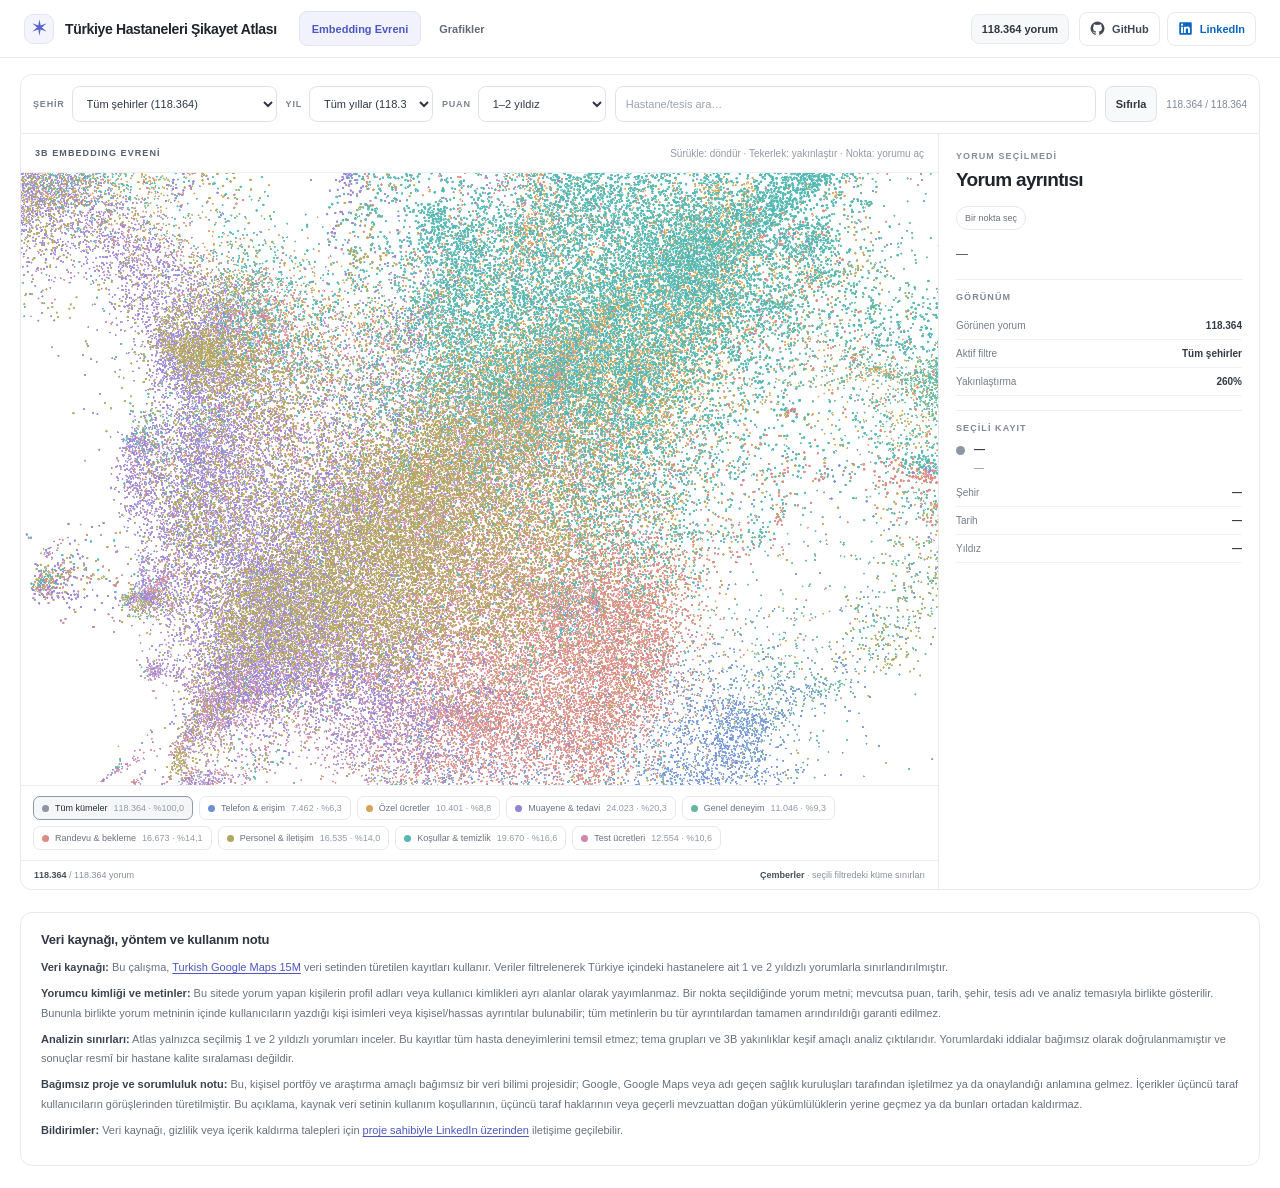
<file: index.html>
<!doctype html>
<html lang="tr">
<head>
<meta charset="utf-8">
<meta name="viewport" content="width=device-width,initial-scale=1">
<meta name="theme-color" content="#ffffff">
<title>T&#252;rkiye Hastaneleri &#350;ikayet Atlas&#305;</title>
<style>
:root{color-scheme:light;--ink:#20242b;--muted:#747d89;--line:#e7e9ee;--surface:#fff;--soft:#f8f9fb;--accent:#5865d8}
*{box-sizing:border-box}html,body{margin:0;min-height:100%;background:#fff;color:var(--ink);font-family:Inter,-apple-system,BlinkMacSystemFont,"Segoe UI",Arial,sans-serif;font-size:13px}body{overflow-x:hidden}
.topbar{height:58px;display:flex;align-items:center;justify-content:space-between;padding:0 24px;border-bottom:1px solid var(--line);background:#fff}.brand{display:flex;align-items:center;gap:11px;font-weight:750;font-size:14px;letter-spacing:-.025em}.brand-mark{width:30px;height:30px;border-radius:9px;border:1px solid #e3e5f4;background:#f4f5fc;color:#5964c8;display:grid;place-items:center;font-size:17px}.topright{display:flex;align-items:center;gap:10px;color:var(--muted);font-size:11px}.count-badge{background:#f7f8fa;border:1px solid var(--line);border-radius:8px;padding:8px 10px;font-variant-numeric:tabular-nums;color:#303641;font-weight:700}
main{padding:16px 20px 22px;max-width:1900px;margin:auto}.toolbar{display:flex;align-items:center;gap:9px;flex-wrap:wrap;padding:11px 12px;border:1px solid var(--line);border-radius:12px 12px 0 0;background:#fff}.control{display:flex;align-items:center;gap:7px}.control label{font-size:9px;letter-spacing:.09em;text-transform:uppercase;color:#7a828d;font-weight:800;white-space:nowrap}.control select,.search-input,.small-btn{height:36px;border:1px solid #dfe3e9;border-radius:8px;background:#fff;color:#303641;padding:0 10px;font:inherit;font-size:11px;outline:none}.control select:focus,.search-input:focus{border-color:#8e98de;box-shadow:0 0 0 3px #6773d514}.city-control select{width:205px}.year-control select{width:124px}.rating-control select{width:128px}.search-control{flex:1;min-width:170px}.search-input{width:100%;min-width:150px}.search-input::placeholder{color:#9ba2ad}.small-btn{cursor:pointer;font-weight:650;white-space:nowrap;background:#f8f9fb}.small-btn:hover{background:#f0f2f6}.filter-count{margin-left:auto;font-size:10px;color:#7f8793;white-space:nowrap;font-variant-numeric:tabular-nums}
.workspace{display:grid;grid-template-columns:minmax(0,1fr) 320px;border:1px solid var(--line);border-top:0;border-radius:0 0 12px 12px;overflow:hidden;background:#fff;min-height:630px}.map-panel{min-width:0;display:flex;flex-direction:column;border-right:1px solid var(--line)}.mapbar{min-height:39px;padding:9px 14px;display:flex;align-items:center;justify-content:space-between;gap:10px;border-bottom:1px solid #edf0f3;background:#fff}.mapbar-title{font-size:9px;letter-spacing:.12em;font-weight:800;color:#555e6b}.mapbar-help{font-size:10px;color:#9299a4;text-align:right}.canvas-wrap{position:relative;min-height:490px;height:min(68vh,790px);background:#fff;overflow:hidden;touch-action:none}.canvas-wrap canvas{display:block;width:100%;height:100%;outline:none;cursor:grab}.loading-cover{position:absolute;inset:0;z-index:5;display:flex;flex-direction:column;align-items:center;justify-content:center;gap:11px;background:#ffffffef;color:#343b46}.loading-cover[hidden]{display:none}.loader-ring{width:30px;height:30px;border:2px solid #e8eaf1;border-top-color:#6672d5;border-radius:50%;animation:spin .8s linear infinite}@keyframes spin{to{transform:rotate(360deg)}}.loading-text{font-size:12px;font-weight:700}.loading-sub{font-size:10px;color:#89919c}.tooltip{position:absolute;display:none;z-index:4;pointer-events:none;max-width:285px;padding:10px 12px;border:1px solid #e1e4eb;border-radius:9px;background:#fff;box-shadow:0 8px 24px #1b24331a;color:#303641;font-size:10px;line-height:1.55}.tooltip strong{display:block;color:#4954be;font-size:10px;margin-bottom:3px}.legend{display:flex;gap:6px;flex-wrap:wrap;padding:10px 12px;border-top:1px solid #eceef2;border-bottom:1px solid #eceef2;background:#fff}.legend-btn{display:flex;align-items:center;gap:6px;padding:6px 8px;border:1px solid #e4e7ed;border-radius:7px;background:#fff;color:#68717e;font-size:9px;cursor:pointer;transition:background .14s,border-color .14s,color .14s}.legend-btn:hover{border-color:#bac0d0;color:#303641}.legend-btn[aria-pressed="true"]{border-color:var(--topic-color);background:color-mix(in srgb,var(--topic-color) 9%,#fff);color:#262b34}.legend-swatch{width:7px;height:7px;border-radius:50%;background:var(--topic-color);flex:none}.legend-btn small{font-size:9px;color:#9299a4}.map-footer{display:flex;justify-content:space-between;gap:10px;flex-wrap:wrap;padding:9px 13px;color:#878f9b;background:#fff;font-size:9px}.map-footer strong{color:#46505d;font-weight:750}
.side-panel{min-width:0;display:flex;flex-direction:column;gap:14px;padding:17px;background:#fff;max-height:calc(min(68vh,790px) + 39px + 100px);overflow:auto}.side-kicker{font-size:9px;font-weight:800;letter-spacing:.12em;color:#858d99;text-transform:uppercase}.side-panel h2{margin:-7px 0 0;font-size:19px;line-height:1.25;letter-spacing:-.035em;overflow-wrap:anywhere;font-weight:700}.side-meta{display:flex;gap:6px;flex-wrap:wrap}.meta-pill{border:1px solid #e4e7ed;border-radius:99px;background:#fff;padding:6px 8px;color:#68717e;font-size:9px}.rating-pill{background:#faf7ee;border-color:#ece2c7;color:#8a6b2b}.side-text{font-size:12px;line-height:1.8;color:#454d58;margin:0;overflow-wrap:anywhere;white-space:pre-wrap}.side-section{padding-top:12px;border-top:1px solid #eceef2}.side-section h3{font-size:9px;letter-spacing:.12em;color:#808895;margin:0 0 10px;text-transform:uppercase;font-weight:800}.metric-row{display:flex;align-items:flex-start;justify-content:space-between;gap:10px;padding:8px 0;border-bottom:1px solid #f0f1f4;font-size:10px;color:#747d89}.metric-row strong{color:#333a45;font-size:10px;text-align:right;font-variant-numeric:tabular-nums;font-weight:650;max-width:190px;overflow-wrap:anywhere}.cluster-detail{display:flex;align-items:flex-start;gap:9px;margin-bottom:3px}.cluster-detail>div{min-width:0;overflow-wrap:anywhere}.cluster-detail strong{display:block;font-size:11px;color:#343b46;margin-bottom:4px}.cluster-dot{width:9px;height:9px;border-radius:50%;flex:none;margin-top:3px}.muted{color:#89919c;font-size:10px;line-height:1.7}.side-bottom{margin-top:auto;padding-top:12px;border-top:1px solid #eceef2;color:#969da7;font-size:9px;line-height:1.7}
@media(max-width:1100px){main{padding:12px}.workspace{grid-template-columns:minmax(0,1fr) 285px}.city-control select{width:175px}.canvas-wrap{height:60vh;min-height:420px}.side-panel{padding:13px;max-height:calc(60vh + 140px)}}@media(max-width:780px){.topbar{padding:0 13px}main{padding:10px 7px}.workspace{grid-template-columns:1fr}.map-panel{border-right:0}.canvas-wrap{height:58vh;min-height:370px}.side-panel{max-height:none;border-top:1px solid var(--line);padding:15px}.filters{gap:7px}.control{flex:1}.city-control select,.year-control select,.rating-control select{width:100%}.search-control{flex-basis:100%;order:5}.filter-count{margin:0;flex-basis:100%}.mapbar{align-items:flex-start;flex-direction:column;gap:5px}.mapbar-help{text-align:left}.topright .context{display:none}}
 .social-links{display:flex;align-items:center;gap:7px}.social-link{display:inline-flex;align-items:center;justify-content:center;gap:7px;min-height:34px;padding:0 10px;border:1px solid var(--line);border-radius:8px;background:#fff;color:#424955;text-decoration:none;font-size:11px;font-weight:650;white-space:nowrap;transition:background .14s,border-color .14s,color .14s}.social-link:hover{background:#f8f9fb;border-color:#cbd0da;color:#20242b}.social-link:focus-visible{outline:2px solid #7b86dd;outline-offset:2px}.social-link svg{width:15px;height:15px;display:block;flex:none}.social-link.linkedin{color:#0a66c2}.social-link.linkedin:hover{background:#f2f8fd;border-color:#bdd8f0;color:#084f95}
 @media(max-width:480px){.topbar{padding:0 10px;gap:8px}.topright{gap:6px}.topright .count-badge{display:none}.social-links{gap:5px}.social-link{width:34px;min-height:34px;height:34px;padding:0}.social-link span{display:none}}
  @media(prefers-reduced-motion:reduce){.loader-ring{animation:none}.legend-btn,.social-link{transition:none}}
 .page-nav{display:flex;align-items:center;gap:5px;margin:0 12px 0 auto}.page-link{display:inline-flex;align-items:center;justify-content:center;min-height:35px;padding:0 12px;border:1px solid transparent;border-radius:8px;color:#626b78;text-decoration:none;font-size:11px;font-weight:650;white-space:nowrap}.page-link:hover{background:#f8f9fb;color:#20242b}.page-link.is-active{background:#f1f2fc;border-color:#e1e3f8;color:#4c57c4}.page-link:focus-visible{outline:2px solid #7b86dd;outline-offset:2px}
 @media(max-width:900px){.topbar{height:auto;min-height:58px;flex-wrap:wrap;gap:8px;padding:10px 16px}.page-nav{order:3;width:100%;justify-content:center;margin:0}.topright{margin-left:auto}}
 @media(max-width:480px){.topbar{padding:10px}.page-link{padding:0 10px}}
</style>
<link rel="icon" href="./favicon.svg" type="image/svg+xml">
<link rel="stylesheet" href="./site-nav.css">
</head>
<body>
<header class="topbar"><div class="brand"><span class="brand-mark">&#10038;</span><span>T&#252;rkiye Hastaneleri &#350;ikayet Atlas&#305;</span></div><nav class="page-nav" aria-label="Ana gezinme"><a class="page-link is-active" href="./index.html" aria-current="page">Embedding Evreni</a><a class="page-link" href="./grafikler.html">Grafikler</a></nav><div class="topright"><span class="context">3B anlamsal g&#246;r&#252;n&#252;m</span><span class="count-badge">119.427 yorum</span><nav class="social-links" aria-label="Sosyal profiller"><a class="social-link" href="https://github.com/mo-tunn/" target="_blank" rel="noopener noreferrer" aria-label="GitHub profilim (yeni sekmede a&#231;&#305;l&#305;r)"><svg viewBox="0 0 24 24" aria-hidden="true" fill="currentColor"><path d="M12 .9a11.1 11.1 0 0 0-3.51 21.63c.56.1.76-.24.76-.54v-2.08c-3.1.67-3.76-1.32-3.76-1.32-.5-1.29-1.24-1.63-1.24-1.63-1.02-.7.08-.69.08-.69 1.13.08 1.73 1.16 1.73 1.16 1 1.71 2.62 1.22 3.26.93.1-.73.4-1.22.71-1.5-2.48-.28-5.09-1.24-5.09-5.52 0-1.22.44-2.22 1.16-3-.12-.29-.5-1.42.11-2.95 0 0 .95-.3 3.05 1.15a10.6 10.6 0 0 1 5.55 0c2.1-1.45 3.05-1.15 3.05-1.15.61 1.53.23 2.66.11 2.95.72.78 1.16 1.78 1.16 3 0 4.29-2.62 5.24-5.11 5.51.4.35.76 1.03.76 2.08v3.06c0 .3.2.65.77.54A11.1 11.1 0 0 0 12 .9Z"/></svg><span>GitHub</span></a><a class="social-link linkedin" href="https://www.linkedin.com/in/metehan-kizilcik/" target="_blank" rel="noopener noreferrer" aria-label="LinkedIn profilim (yeni sekmede a&#231;&#305;l&#305;r)"><svg viewBox="0 0 24 24" aria-hidden="true" fill="currentColor"><path d="M20.45 2H3.55A1.55 1.55 0 0 0 2 3.55v16.9A1.55 1.55 0 0 0 3.55 22h16.9A1.55 1.55 0 0 0 22 20.45V3.55A1.55 1.55 0 0 0 20.45 2ZM8 19H4.9V9H8ZM6.45 7.63a1.8 1.8 0 1 1 .02-3.6 1.8 1.8 0 0 1-.02 3.6ZM19.1 19H16v-4.87c0-1.16-.02-2.65-1.62-2.65-1.62 0-1.87 1.26-1.87 2.57V19H9.4V9h2.98v1.37h.04a3.27 3.27 0 0 1 2.94-1.62c3.15 0 3.74 2.07 3.74 4.77Z"/></svg><span>LinkedIn</span></a></nav></div></header>
<main>
<section class="toolbar" aria-label="Filtreler">
 <div class="control city-control"><label for="citySelect">&#350;ehir</label><select id="citySelect"><option value="-1">T&#252;m &#351;ehirler</option></select></div>
 <div class="control year-control"><label for="yearSelect">Y&#305;l</label><select id="yearSelect"><option value="-1">T&#252;m y&#305;llar</option></select></div>
 <div class="control rating-control"><label for="ratingSelect">Puan</label><select id="ratingSelect"><option value="0">1&#8211;2 y&#305;ld&#305;z</option><option value="1">Sadece 1 y&#305;ld&#305;z</option><option value="2">Sadece 2 y&#305;ld&#305;z</option></select></div>
 <div class="control search-control"><input class="search-input" id="textSearch" type="search" placeholder="Hastane/tesis ara…" aria-label="Hastane veya tesis adı ara"></div>
 <button class="small-btn" id="resetView" type="button">S&#305;f&#305;rla</button><span class="filter-count" id="filterCount">119.427 yorum</span>
</section>
<section class="workspace">
 <div class="map-panel">
  <div class="mapbar"><span class="mapbar-title">3B EMBEDDING EVREN&#304;</span><span class="mapbar-help">S&#252;r&#252;kle: d&#246;nd&#252;r &middot; Tekerlek: yak&#305;nla&#351;t&#305;r &middot; Nokta: yorumu a&#231;</span></div>
  <div class="canvas-wrap" id="canvasWrap"><canvas id="universe" tabindex="0" aria-label="3 boyutlu yorum embedding evreni"></canvas><div class="tooltip" id="tooltip"></div><div class="loading-cover" id="loading"><div class="loader-ring"></div><div class="loading-text" id="loadingText">3B evren haz&#305;rlan&#305;yor&#8230;</div><div class="loading-sub" id="loadingSub">Ger&#231;ek embedding koordinatlar&#305; y&#252;kleniyor</div></div></div>
  <div class="legend" id="topicLegend" aria-label="K&#252;me filtreleri"><button type="button" class="legend-btn" data-topic="-1" aria-pressed="true" style="--topic-color:#8f96a3"><i class="legend-swatch"></i>T&#252;m k&#252;meler</button></div>
  <div class="map-footer"><span id="visibleSummary"><strong>119.427</strong> yorum</span><span><strong>&#199;emberler</strong> &middot; se&#231;ili filtredeki k&#252;me s&#305;n&#305;rlar&#305;</span></div>
 </div>
 <aside class="side-panel" aria-live="polite">
  <div class="side-kicker" id="detailKicker">YORUM SE&#199;&#304;LMED&#304;</div><h2 id="detailTitle">Yorum ayr&#305;nt&#305;s&#305;</h2>
  <div class="side-meta" id="detailMeta"><span class="meta-pill">Bir nokta se&#231;</span></div>
  <p class="side-text" id="detailText">&#8212;</p>
  <div class="side-section"><h3>G&#246;r&#252;n&#252;m</h3><div class="metric-row"><span>G&#246;r&#252;nen yorum</span><strong id="visibleMetric">119.427</strong></div><div class="metric-row"><span>Aktif filtre</span><strong id="activeFilterMetric">T&#252;m &#351;ehirler</strong></div><div class="metric-row"><span>Yak&#305;nla&#351;t&#305;rma</span><strong id="zoomMetric">100%</strong></div></div>
  <div class="side-section"><h3>Se&#231;ili kay&#305;t</h3><div class="cluster-detail"><i class="cluster-dot" id="detailColor" style="background:#7a82d7"></i><div><strong id="detailCluster">&#8212;</strong><div class="muted" id="detailPlace">&#8212;</div></div></div>
   <div class="metric-row"><span>&#350;ehir</span><strong id="detailCity">&#8212;</strong></div><div class="metric-row"><span>Tarih</span><strong id="detailDate">&#8212;</strong></div><div class="metric-row"><span>Y&#305;ld&#305;z</span><strong id="detailRating">&#8212;</strong></div>
  </div>
 </aside>
</section>

<section class="source-disclosure" aria-labelledby="sourceDisclosureTitle">
  <h2 id="sourceDisclosureTitle">Veri kaynağı, yöntem ve kullanım notu</h2>
  <p><strong>Veri kaynağı:</strong> Bu çalışma, <a href="https://huggingface.co/datasets/opdullah/turkish-google-maps-15M" target="_blank" rel="noopener noreferrer">Turkish Google Maps 15M</a> veri setinden türetilen kayıtları kullanır. Veriler filtrelenerek Türkiye içindeki hastanelere ait 1 ve 2 yıldızlı yorumlarla sınırlandırılmıştır.</p>
  <p><strong>Yorumcu kimliği ve metinler:</strong> Bu sitede yorum yapan kişilerin profil adları veya kullanıcı kimlikleri ayrı alanlar olarak yayımlanmaz. Bir nokta seçildiğinde yorum metni; mevcutsa puan, tarih, şehir, tesis adı ve analiz temasıyla birlikte gösterilir. Bununla birlikte yorum metninin içinde kullanıcıların yazdığı kişi isimleri veya kişisel/hassas ayrıntılar bulunabilir; tüm metinlerin bu tür ayrıntılardan tamamen arındırıldığı garanti edilmez.</p>
  <p><strong>Analizin sınırları:</strong> Atlas yalnızca seçilmiş 1 ve 2 yıldızlı yorumları inceler. Bu kayıtlar tüm hasta deneyimlerini temsil etmez; tema grupları ve 3B yakınlıklar keşif amaçlı analiz çıktılarıdır. Yorumlardaki iddialar bağımsız olarak doğrulanmamıştır ve sonuçlar resmî bir hastane kalite sıralaması değildir.</p>
  <p><strong>Bağımsız proje ve sorumluluk notu:</strong> Bu, kişisel portföy ve araştırma amaçlı bağımsız bir veri bilimi projesidir; Google, Google Maps veya adı geçen sağlık kuruluşları tarafından işletilmez ya da onaylandığı anlamına gelmez. İçerikler üçüncü taraf kullanıcıların görüşlerinden türetilmiştir. Bu açıklama, kaynak veri setinin kullanım koşullarının, üçüncü taraf haklarının veya geçerli mevzuattan doğan yükümlülüklerin yerine geçmez ya da bunları ortadan kaldırmaz.</p>
  <p><strong>Bildirimler:</strong> Veri kaynağı, gizlilik veya içerik kaldırma talepleri için <a href="https://www.linkedin.com/in/metehan-kizilcik/" target="_blank" rel="noopener noreferrer">proje sahibiyle LinkedIn üzerinden</a> iletişime geçilebilir.</p>
</section>
</main>
<script>
(() => {
'use strict';
const $ = id => document.getElementById(id);
const canvas=$('universe'),wrap=$('canvasWrap'),tooltip=$('tooltip');
const gl=canvas.getContext('webgl',{alpha:false,antialias:true,depth:true,stencil:false,preserveDrawingBuffer:false});
let data=null,points=[],places=[],cities=[],topics=[],reviewYears=new Int16Array(0),frameData=null;
let visible=new Int32Array(0),visibleN=0,positions=new Float32Array(0),screenXY=new Float32Array(0),screenDepth=new Float32Array(0),spatial=new Map(),gridCols=1,gridCell=17;
let width=800,height=520,dpr=1,aspect=1,zoom=2.6,yaw=.52,pitch=-.2,panX=0,panY=0,cityFilter=-1,yearFilter=-1,ratingFilter=0,topicFilter=-1,searchTerm='',selectedPoint=-1,hoveredPoint=-1,drag=null,didDrag=false,glProgram=null,pointBuffer=null,lineBuffer=null,markerBuffer=null,glReady=false;
const COLORS=['#6c91d5','#d7a456','#9882d4','#65b69b','#dc8a83','#b3a65e','#54b8b2','#cf87ae'];
const compact=n=>Number(n||0).toLocaleString('tr-TR');
const U=(...codes)=>String.fromCharCode(...codes);
const CITY_ALL='T'+U(252)+'m '+U(351)+'ehirler';
const CITY_UNKNOWN=U(350)+'ehir bilinmiyor';
const DASH=U(8212);

const dateFromDay=d=>{const x=new Date(Date.UTC(2000,0,1)+Number(d)*86400000);return x.toLocaleDateString('tr-TR',{day:'2-digit',month:'long',year:'numeric',timeZone:'UTC'})};
const esc=s=>String(s??'').replace(/[&<>"']/g,c=>({'&':'&amp;','<':'&lt;','>':'&gt;','"':'&quot;',"'":'&#39;'}[c]));
function setLoading(a,b){$('loadingText').textContent=a;$('loadingSub').textContent=b}
function rgba(hex,a){const h=hex.replace('#','');return 'rgba('+parseInt(h.slice(0,2),16)+','+parseInt(h.slice(2,4),16)+','+parseInt(h.slice(4,6),16)+','+a+')'}
function initGL(){
 if(!gl)throw new Error('WebGL etkin degil. Guncel Chrome veya Edge ile ac.');
 const vs=`attribute vec3 aPosition; attribute vec3 aColor; attribute float aSize; uniform vec2 uCanvas; uniform float uYaw; uniform float uPitch; uniform float uZoom; uniform float uPixelRatio; uniform vec2 uPan; varying vec3 vColor; varying float vAlpha; void main(){float cy=cos(uYaw),sy=sin(uYaw),cx=cos(uPitch),sx=sin(uPitch);float rx=cy*aPosition.x+sy*aPosition.z;float rz=-sy*aPosition.x+cy*aPosition.z;float ry=cx*aPosition.y-sx*rz;float rz2=sx*aPosition.y+cx*rz;float dist=max(0.22,3.4-rz2);float focal=1.85*uZoom;float aspect=uCanvas.x/uCanvas.y;float nx=rx*focal/aspect+2.0*uPan.x/uCanvas.x*dist;float ny=ry*focal-2.0*uPan.y/uCanvas.y*dist;float far=50.0,near=0.08;float zc=((far+near)/(far-near))*dist-(2.0*far*near)/(far-near);gl_Position=vec4(nx,ny,zc,dist);gl_PointSize=aSize*uPixelRatio*clamp(2.65/dist,0.75,3.6)*clamp(sqrt(sqrt(uZoom)),1.0,1.8);vColor=aColor;vAlpha=clamp(1.12-dist*0.065,0.55,1.0);}`;
 const fs=`precision mediump float; varying vec3 vColor; varying float vAlpha; uniform float uRound; void main(){float a=1.0;if(uRound>0.5){float d=length(gl_PointCoord-vec2(0.5));if(uRound>1.5){if(d<0.32||d>0.5)discard;a=1.0-smoothstep(0.44,0.5,d);}else{if(d>0.5)discard;a=1.0-smoothstep(0.28,0.5,d);}}gl_FragColor=vec4(vColor,a*vAlpha);}`;
 const compile=(type,src)=>{const sh=gl.createShader(type);gl.shaderSource(sh,src);gl.compileShader(sh);if(!gl.getShaderParameter(sh,gl.COMPILE_STATUS))throw new Error(gl.getShaderInfoLog(sh)||'Shader derlenemedi');return sh};
 glProgram=gl.createProgram();gl.attachShader(glProgram,compile(gl.VERTEX_SHADER,vs));gl.attachShader(glProgram,compile(gl.FRAGMENT_SHADER,fs));gl.linkProgram(glProgram);if(!gl.getProgramParameter(glProgram,gl.LINK_STATUS))throw new Error(gl.getProgramInfoLog(glProgram)||'WebGL program baglanamadi');gl.useProgram(glProgram);
 glProgram.aPosition=gl.getAttribLocation(glProgram,'aPosition');glProgram.aColor=gl.getAttribLocation(glProgram,'aColor');glProgram.aSize=gl.getAttribLocation(glProgram,'aSize');
 for(const n of ['uCanvas','uYaw','uPitch','uZoom','uPixelRatio','uPan','uRound'])glProgram[n]=gl.getUniformLocation(glProgram,n);
 pointBuffer=gl.createBuffer();lineBuffer=gl.createBuffer();markerBuffer=gl.createBuffer();gl.enable(gl.BLEND);gl.blendFunc(gl.SRC_ALPHA,gl.ONE_MINUS_SRC_ALPHA);gl.enable(gl.DEPTH_TEST);gl.depthFunc(gl.LEQUAL);glReady=true;
}
function setupAttrs(buffer){gl.bindBuffer(gl.ARRAY_BUFFER,buffer);const stride=7*4;gl.enableVertexAttribArray(glProgram.aPosition);gl.vertexAttribPointer(glProgram.aPosition,3,gl.FLOAT,false,stride,0);gl.enableVertexAttribArray(glProgram.aColor);gl.vertexAttribPointer(glProgram.aColor,3,gl.FLOAT,false,stride,12);gl.enableVertexAttribArray(glProgram.aSize);gl.vertexAttribPointer(glProgram.aSize,1,gl.FLOAT,false,stride,24)}
async function loadData(){
 initGL();setLoading('3B evren yukleniyor...','119 bin yorumun uzaydaki koordinatlari okunuyor');
 const response=await fetch('./review-universe.json.gz',{cache:'no-store'});if(!response.ok)throw new Error('Yorum verisi yuklenemedi (HTTP '+response.status+').');if(!('DecompressionStream'in window))throw new Error('Bu tarayici sikistirilmis veriyi acamiyor.');
 const stream=response.body.pipeThrough(new DecompressionStream('gzip'));const raw=await new Response(stream).text();setLoading('Noktalar hazirlaniyor...','3B koordinatlar ve filtreler baglaniyor');data=JSON.parse(raw);
 if(data.dimensions!==3||data.points.some(p=>p.length!==9))throw new Error('3B koordinat dosyasi henuz hazir degil. Sayfayi yenile.');
  places=data.places;cities=data.cities;topics=data.topics;const cityCharMap={};cityCharMap[String.fromCharCode(305)]='i';cityCharMap[String.fromCharCode(252)]='u';cityCharMap[String.fromCharCode(351)]='s';cityCharMap[String.fromCharCode(246)]='o';cityCharMap[String.fromCharCode(231)]='c';cityCharMap[String.fromCharCode(287)]='g';const normalizeCity=s=>Array.from(String(s||'').toLocaleLowerCase('tr-TR')).map(c=>cityCharMap[c]||c).join('');const excludedCityIds=new Set(cities.filter(c=>normalizeCity(c.name).includes('turkiye disi')).map(c=>Number(c.id)));points=data.points.filter(p=>!excludedCityIds.has(Number(p[4])));data.count=points.length;document.querySelectorAll('.count-badge').forEach(el=>el.textContent=compact(points.length)+' yorum');reviewYears=new Int16Array(points.length);screenXY=new Float32Array(points.length*2);screenDepth=new Float32Array(points.length);positions=new Float32Array(points.length*3);
 let sum=[0,0,0];for(const p of points){sum[0]+=p[0];sum[1]+=p[1];sum[2]+=p[2]}const mean=sum.map(v=>v/points.length);let sq=[0,0,0];for(const p of points)for(let a=0;a<3;a++)sq[a]+=(p[a]-mean[a])**2;const sd=sq.map(v=>Math.sqrt(v/points.length));const scale=Math.max(...sd);
 let radii=new Float32Array(points.length);for(let i=0;i<points.length;i++){const p=points[i];let x=(p[0]-mean[0])/scale,y=(p[1]-mean[1])/scale,z=(p[2]-mean[2])/scale;positions[i*3]=x;positions[i*3+1]=y;positions[i*3+2]=z;radii[i]=Math.hypot(x,y,z)}radii.sort();const r90=radii[Math.floor((radii.length-1)*.90)];const factor=1.3/Math.max(r90,1e-5);for(let i=0;i<positions.length;i++)positions[i]*=factor;
  $('citySelect').innerHTML='<option value="-1">T&#252;m &#351;ehirler ('+compact(data.count)+')</option>'+cities.filter(c=>!excludedCityIds.has(Number(c.id))).map(c=>'<option value="'+c.id+'">'+esc(c.name)+' &middot; '+compact(c.count)+'</option>').join('');
  const yearCounts=new Map();for(let i=0;i<points.length;i++){const year=new Date(Date.UTC(2000,0,1)+Number(points[i][6])*86400000).getUTCFullYear();reviewYears[i]=year;yearCounts.set(year,(yearCounts.get(year)||0)+1)}$('yearSelect').innerHTML='<option value="-1">T&#252;m y&#305;llar ('+compact(points.length)+')</option>'+Array.from(yearCounts.keys()).sort((a,b)=>b-a).map(y=>'<option value="'+y+'">'+y+' ('+compact(yearCounts.get(y))+')</option>').join('');
  $('topicLegend').innerHTML='<button type="button" class="legend-btn" data-topic="-1" aria-pressed="true" style="--topic-color:#8f96a3"><i class="legend-swatch"></i>T&#252;m k&#252;meler <small></small></button>'+topics.map((t,i)=>'<button type="button" class="legend-btn" data-topic="'+t.id+'" aria-pressed="false" style="--topic-color:'+COLORS[i]+'"><i class="legend-swatch"></i>'+esc(t.short)+' <small></small></button>').join('');
 $('topicLegend').querySelectorAll('[data-topic]').forEach(b=>b.addEventListener('click',()=>{topicFilter=Number(b.dataset.topic);selectedPoint=-1;showDefaultDetail();rebuildVisible()}));
 $('loading').hidden=true;zoom=2.6;yaw=.52;pitch=-.2;panX=0;panY=0;sizeCanvas();rebuildVisible();
}
function sizeCanvas(){const r=wrap.getBoundingClientRect();width=Math.max(300,r.width);height=Math.max(300,r.height);dpr=Math.min(window.devicePixelRatio||1,2);canvas.width=Math.round(width*dpr);canvas.height=Math.round(height*dpr);canvas.style.width=width+'px';canvas.style.height=height+'px';if(glReady){gl.viewport(0,0,canvas.width,canvas.height);draw()}}
function projectIndex(i){const x=positions[i*3],y=positions[i*3+1],z=positions[i*3+2],cy=Math.cos(yaw),sy=Math.sin(yaw),cx=Math.cos(pitch),sx=Math.sin(pitch);const rx=cy*x+sy*z,rz=-sy*x+cy*z,ry=cx*y-sx*rz,rz2=sx*y+cx*rz,dist=Math.max(.22,3.4-rz2),f=1.85*zoom;return [width/2+rx*f*height/(2*dist)+panX,height/2-ry*f*height/(2*dist)+panY,dist]}
function quantile(a,q){if(!a.length)return 0;a.sort((x,y)=>x-y);return a[Math.min(a.length-1,Math.floor((a.length-1)*q))]}
function hexRGB(hex){return [parseInt(hex.slice(1,3),16)/255,parseInt(hex.slice(3,5),16)/255,parseInt(hex.slice(5,7),16)/255]}
function makeBuffers(){const stride=7;const arr=new Float32Array(visibleN*stride);let n=0;for(const i of visible){const p=points[i],pos=i*3,col=hexRGB(COLORS[p[3]]||'#9ba2ac');arr[n++]=positions[pos];arr[n++]=positions[pos+1];arr[n++]=positions[pos+2];arr[n++]=col[0];arr[n++]=col[1];arr[n++]=col[2];arr[n++]=2.7}gl.bindBuffer(gl.ARRAY_BUFFER,pointBuffer);gl.bufferData(gl.ARRAY_BUFFER,arr,gl.DYNAMIC_DRAW);frameData={pointVertices:visibleN,lineVertices:0};}
function draw(rebuildHitMap=true){
 if(!data||!glReady)return;
 gl.viewport(0,0,canvas.width,canvas.height);gl.clearColor(1,1,1,1);gl.clear(gl.COLOR_BUFFER_BIT|gl.DEPTH_BUFFER_BIT);gl.useProgram(glProgram);
 gl.uniform2f(glProgram.uCanvas,width,height);gl.uniform1f(glProgram.uYaw,yaw);gl.uniform1f(glProgram.uPitch,pitch);gl.uniform1f(glProgram.uZoom,zoom);gl.uniform1f(glProgram.uPixelRatio,dpr);gl.uniform2f(glProgram.uPan,panX,panY);
 gl.uniform1f(glProgram.uRound,1);setupAttrs(pointBuffer);gl.drawArrays(gl.POINTS,0,frameData?frameData.pointVertices:0);
 if(rebuildHitMap){
  spatial=new Map();gridCols=Math.max(1,Math.ceil(width/gridCell));
  for(let z=0;z<visible.length;z++){const i=visible[z],[x,y,d]=projectIndex(i);screenXY[i*2]=x;screenXY[i*2+1]=y;screenDepth[i]=d;if(x < -6||y < -6||x>width+6||y>height+6)continue;const key=Math.floor(y/gridCell)*gridCols+Math.floor(x/gridCell);let a=spatial.get(key);if(!a){a=[];spatial.set(key,a)}a.push(i)}
 }
 gl.disable(gl.DEPTH_TEST);
 if(selectedPoint>=0&&isVisible(selectedPoint))drawHighlight(selectedPoint,true);
 if(hoveredPoint>=0&&hoveredPoint!==selectedPoint&&isVisible(hoveredPoint))drawHighlight(hoveredPoint,false);
 gl.enable(gl.DEPTH_TEST);
}
function drawHighlight(i,isSelected){
 const p=points[i];if(!p)return;
 const pos=i*3,col=hexRGB(COLORS[p[3]]||'#6978dc');
 const emit=(size,rgb,mode)=>{const v=new Float32Array([positions[pos],positions[pos+1],positions[pos+2],rgb[0],rgb[1],rgb[2],size]);gl.bindBuffer(gl.ARRAY_BUFFER,markerBuffer);gl.bufferData(gl.ARRAY_BUFFER,v,gl.DYNAMIC_DRAW);setupAttrs(markerBuffer);gl.uniform1f(glProgram.uRound,mode);gl.drawArrays(gl.POINTS,0,1)};
 // Soft topic-coloured halo, bright outline, then a white core make the target unmistakable.
 emit(isSelected?15:11,col,1);
 emit(isSelected?19:14,[0.98,0.99,1.0],2);
 emit(isSelected?5.2:4.1,[1.0,1.0,1.0],1);
}
function rebuildVisible(){if(!data)return;const ids=[],topicCounts=new Uint32Array(topics.length),terms=searchTerm?searchTerm.toLocaleLowerCase('tr-TR'):'';let baseN=0;for(let i=0;i<points.length;i++){const p=points[i];if(cityFilter>=0&&p[4]!==cityFilter)continue;if(yearFilter>=0&&reviewYears[i]!==yearFilter)continue;if(ratingFilter>0&&p[5]!==ratingFilter)continue;if(terms&&!(places[p[7]]?.name||'').toLocaleLowerCase('tr-TR').includes(terms))continue;baseN++;if(p[3]>=0&&p[3]<topicCounts.length)topicCounts[p[3]]++;if(topicFilter>=0&&p[3]!==topicFilter)continue;ids.push(i)}visible=Int32Array.from(ids);visibleN=visible.length;makeBuffers();if(hoveredPoint>=0&&!isVisible(hoveredPoint))hoveredPoint=-1;renderFilters(topicCounts,baseN);draw();if(selectedPoint>=0&&!isVisible(selectedPoint)){selectedPoint=-1;showDefaultDetail()}}
function isVisible(i){const p=points[i];return(cityFilter<0||p[4]===cityFilter)&&(yearFilter<0||reviewYears[i]===yearFilter)&&(topicFilter<0||p[3]===topicFilter)&&(!ratingFilter||p[5]===ratingFilter)&&(!searchTerm||(places[p[7]]?.name||'').toLocaleLowerCase('tr-TR').includes(searchTerm.toLocaleLowerCase('tr-TR')))}
function renderFilters(topicCounts,baseN){if(topicCounts){renderFilters.lastCounts=topicCounts;renderFilters.lastBaseN=baseN}topicCounts=topicCounts||renderFilters.lastCounts||new Uint32Array(topics.length);baseN=baseN??renderFilters.lastBaseN??points.length;
 $('topicLegend').querySelectorAll('[data-topic]').forEach(b=>{const id=Number(b.dataset.topic);b.setAttribute('aria-pressed',String(id===topicFilter));const count=id<0?baseN:(topicCounts[id]||0),share=baseN?count/baseN*100:0,small=b.querySelector('small');if(small)small.textContent=compact(count)+' · %'+share.toLocaleString('tr-TR',{minimumFractionDigits:1,maximumFractionDigits:1})});
 $('filterCount').textContent=compact(visibleN)+' / '+compact(points.length);$('visibleMetric').textContent=compact(visibleN);
 $('activeFilterMetric').textContent=[cityFilter<0?CITY_ALL:(cities[cityFilter]?.name||CITY_UNKNOWN),yearFilter>=0?String(yearFilter):'',ratingFilter>0?ratingFilter+'/5':'',topicFilter>=0?topics[topicFilter].short:''].filter(Boolean).join(' '+U(183)+' ');
 $('zoomMetric').textContent=Math.round(zoom*100)+'%';$('visibleSummary').innerHTML='<strong>'+compact(visibleN)+'</strong> / '+compact(points.length)+' yorum';
}
function nearestAt(x,y){const gx=Math.floor(x/gridCell),gy=Math.floor(y/gridCell);let best=-1,bd=19*19,bdepth=Infinity;for(let dy=-1;dy<=1;dy++)for(let dx=-1;dx<=1;dx++){const a=spatial.get((gy+dy)*gridCols+(gx+dx));if(!a)continue;for(const i of a){const dx=screenXY[i*2]-x,dy=screenXY[i*2+1]-y,d=dx*dx+dy*dy,dep=screenDepth[i];if(d<bd||(d===bd&&dep<bdepth)){bd=d;best=i;bdepth=dep}}}return best}
let detailRequest=0;
async function showPoint(i){
 if(i<0||!points[i])return;
 selectedPoint=i;const requestId=++detailRequest,p=points[i],place=places[p[7]]||{name:'Tesis bilgisi yok'},city=cities[p[4]]?.name||CITY_UNKNOWN,topic=topics[p[3]];
 $('detailKicker').textContent='YORUM KAYDI';$('detailTitle').textContent=topic.label;
 $('detailMeta').innerHTML='<span class="meta-pill rating-pill">'+String.fromCharCode(9733).repeat(p[5])+' &#183; '+p[5]+'/5</span><span class="meta-pill">'+esc(city)+'</span><span class="meta-pill">'+esc(dateFromDay(p[6]))+'</span>';
 $('detailText').textContent='Yorum yükleniyor…';$('detailPlace').textContent=place.name||'Tesis bilinmiyor';$('detailCluster').textContent=topic.label;$('detailColor').style.background=COLORS[p[3]];$('detailDate').textContent=dateFromDay(p[6]);$('detailCity').textContent=city;$('detailRating').textContent=p[5]+'/5';draw();
 try{
  const response=await fetch('/api/review?id='+encodeURIComponent(p[8]),{cache:'no-store'});
  const result=await response.json();
  if(!response.ok)throw new Error(result.error||'Yorum alınamadı');
  if(requestId!==detailRequest||selectedPoint!==i)return;
  $('detailText').textContent=typeof result.review==='string'&&result.review?result.review:'(Yorum metni yok.)';
 }catch(error){
  if(requestId===detailRequest&&selectedPoint===i)$('detailText').textContent='Yorum yüklenemedi. Lütfen tekrar dene.';
  console.error('Selected review could not be loaded:',error);
 }
}
function showDefaultDetail(){detailRequest++;$('detailKicker').textContent='YORUM SE'+U(199,304)+'LMED'+U(304);$('detailTitle').textContent='Yorum ayr'+U(305)+'nt'+U(305)+'s'+U(305);$('detailMeta').innerHTML='<span class="meta-pill">Bir nokta se&#231;</span>';$('detailText').textContent=DASH;$('detailPlace').textContent=DASH;$('detailCluster').textContent=DASH;$('detailColor').style.background='#8f96a3';$('detailDate').textContent=DASH;$('detailCity').textContent=DASH;$('detailRating').textContent=DASH}
function pointerPos(e){const r=canvas.getBoundingClientRect();return [e.clientX-r.left,e.clientY-r.top]}
function updateTooltip(i,x,y){
 if(i<0){tooltip.style.display='none';return}
 const p=points[i],place=places[p[7]]||{name:''},topic=topics[p[3]],city=cities[p[4]]?.name||CITY_UNKNOWN;
  tooltip.innerHTML='<strong>'+esc(topic.short)+' '+U(183)+' '+p[5]+'/5</strong>'+esc(place.name)+'<br>'+esc(city)+' '+U(183)+' '+esc(dateFromDay(p[6]))+'<br><span>Yorumu görmek için tıkla</span>';
 tooltip.style.display='block';const tw=tooltip.offsetWidth,th=tooltip.offsetHeight;tooltip.style.left=Math.max(8,Math.min(width-tw-8,x+13))+'px';tooltip.style.top=Math.max(8,Math.min(height-th-8,y+13))+'px';
}
function resetView(){zoom=2.6;yaw=.52;pitch=-.2;panX=0;panY=0;cityFilter=-1;yearFilter=-1;ratingFilter=0;topicFilter=-1;searchTerm='';selectedPoint=-1;hoveredPoint=-1;$('citySelect').value='-1';$('yearSelect').value='-1';$('ratingSelect').value='0';$('textSearch').value='';tooltip.style.display='none';showDefaultDetail();rebuildVisible()}
canvas.addEventListener('pointerdown',e=>{const [x,y]=pointerPos(e);drag={x,y,panX,panY,yaw,pitch};didDrag=false;canvas.setPointerCapture(e.pointerId);canvas.style.cursor='grabbing'});
canvas.addEventListener('pointermove',e=>{const [x,y]=pointerPos(e);if(drag){const dx=x-drag.x,dy=y-drag.y;if(Math.abs(dx)+Math.abs(dy)>2)didDrag=true;if(didDrag){if(e.shiftKey){panX=drag.panX+dx;panY=drag.panY+dy}else{yaw=drag.yaw+dx*.008;pitch=Math.max(-1.48,Math.min(1.48,drag.pitch+dy*.008))}draw()}return}const i=nearestAt(x,y);if(i!==hoveredPoint){hoveredPoint=i;draw(false)}canvas.style.cursor=i>=0?'pointer':'grab';updateTooltip(i,x,y)});
canvas.addEventListener('pointerup',e=>{if(!drag)return;const [x,y]=pointerPos(e);if(!didDrag){const i=nearestAt(x,y);if(i>=0)showPoint(i)}drag=null;canvas.style.cursor='grab'});canvas.addEventListener('pointercancel',()=>{drag=null;canvas.style.cursor='grab'});canvas.addEventListener('pointerleave',()=>{if(!drag){tooltip.style.display='none';if(hoveredPoint>=0){hoveredPoint=-1;draw(false)}}});
canvas.addEventListener('wheel',e=>{e.preventDefault();const r=canvas.getBoundingClientRect(),mx=e.clientX-r.left,my=e.clientY-r.top,old=zoom;zoom=Math.max(.25,Math.min(50,zoom*(e.deltaY<0?1.18:1/1.18)));const ratio=zoom/old;panX=mx-width/2-(mx-width/2-panX)*ratio;panY=my-height/2-(my-height/2-panY)*ratio;draw();renderFilters()},{passive:false});canvas.addEventListener('dblclick',e=>{const r=canvas.getBoundingClientRect(),mx=e.clientX-r.left,my=e.clientY-r.top,old=zoom;zoom=Math.min(50,zoom*1.7);const ratio=zoom/old;panX=mx-width/2-(mx-width/2-panX)*ratio;panY=my-height/2-(my-height/2-panY)*ratio;draw();renderFilters()});canvas.addEventListener('keydown',e=>{if(e.key==='Enter'||e.key===' '){e.preventDefault();const i=nearestAt(width/2,height/2);if(i>=0)showPoint(i)}else if(e.key==='ArrowLeft'){yaw-=.1;draw()}else if(e.key==='ArrowRight'){yaw+=.1;draw()}else if(e.key==='ArrowUp'){pitch=Math.max(-1.48,pitch-.1);draw()}else if(e.key==='ArrowDown'){pitch=Math.min(1.48,pitch+.1);draw()}else if(e.key==='+'||e.key==='='){zoom=Math.min(50,zoom*1.2);draw();renderFilters()}else if(e.key==='-'){zoom=Math.max(.25,zoom/1.2);draw();renderFilters()}});
$('citySelect').addEventListener('change',()=>{cityFilter=Number($('citySelect').value);selectedPoint=-1;showDefaultDetail();rebuildVisible()});$('yearSelect').addEventListener('change',()=>{yearFilter=Number($('yearSelect').value);selectedPoint=-1;showDefaultDetail();rebuildVisible()});$('ratingSelect').addEventListener('change',()=>{ratingFilter=Number($('ratingSelect').value);selectedPoint=-1;showDefaultDetail();rebuildVisible()});let timer=null;$('textSearch').addEventListener('input',()=>{clearTimeout(timer);timer=setTimeout(()=>{searchTerm=$('textSearch').value.trim();selectedPoint=-1;showDefaultDetail();rebuildVisible()},160)});$('resetView').addEventListener('click',resetView);window.addEventListener('resize',sizeCanvas);
showDefaultDetail();loadData().catch(err=>{console.error(err);$('loading').hidden=false;$('loadingText').textContent='Evren acilamadi';$('loadingSub').textContent=err.message||String(err);$('loading').querySelector('.loader-ring').style.display='none'});
})();
</script>
</body>
</html>
</file>
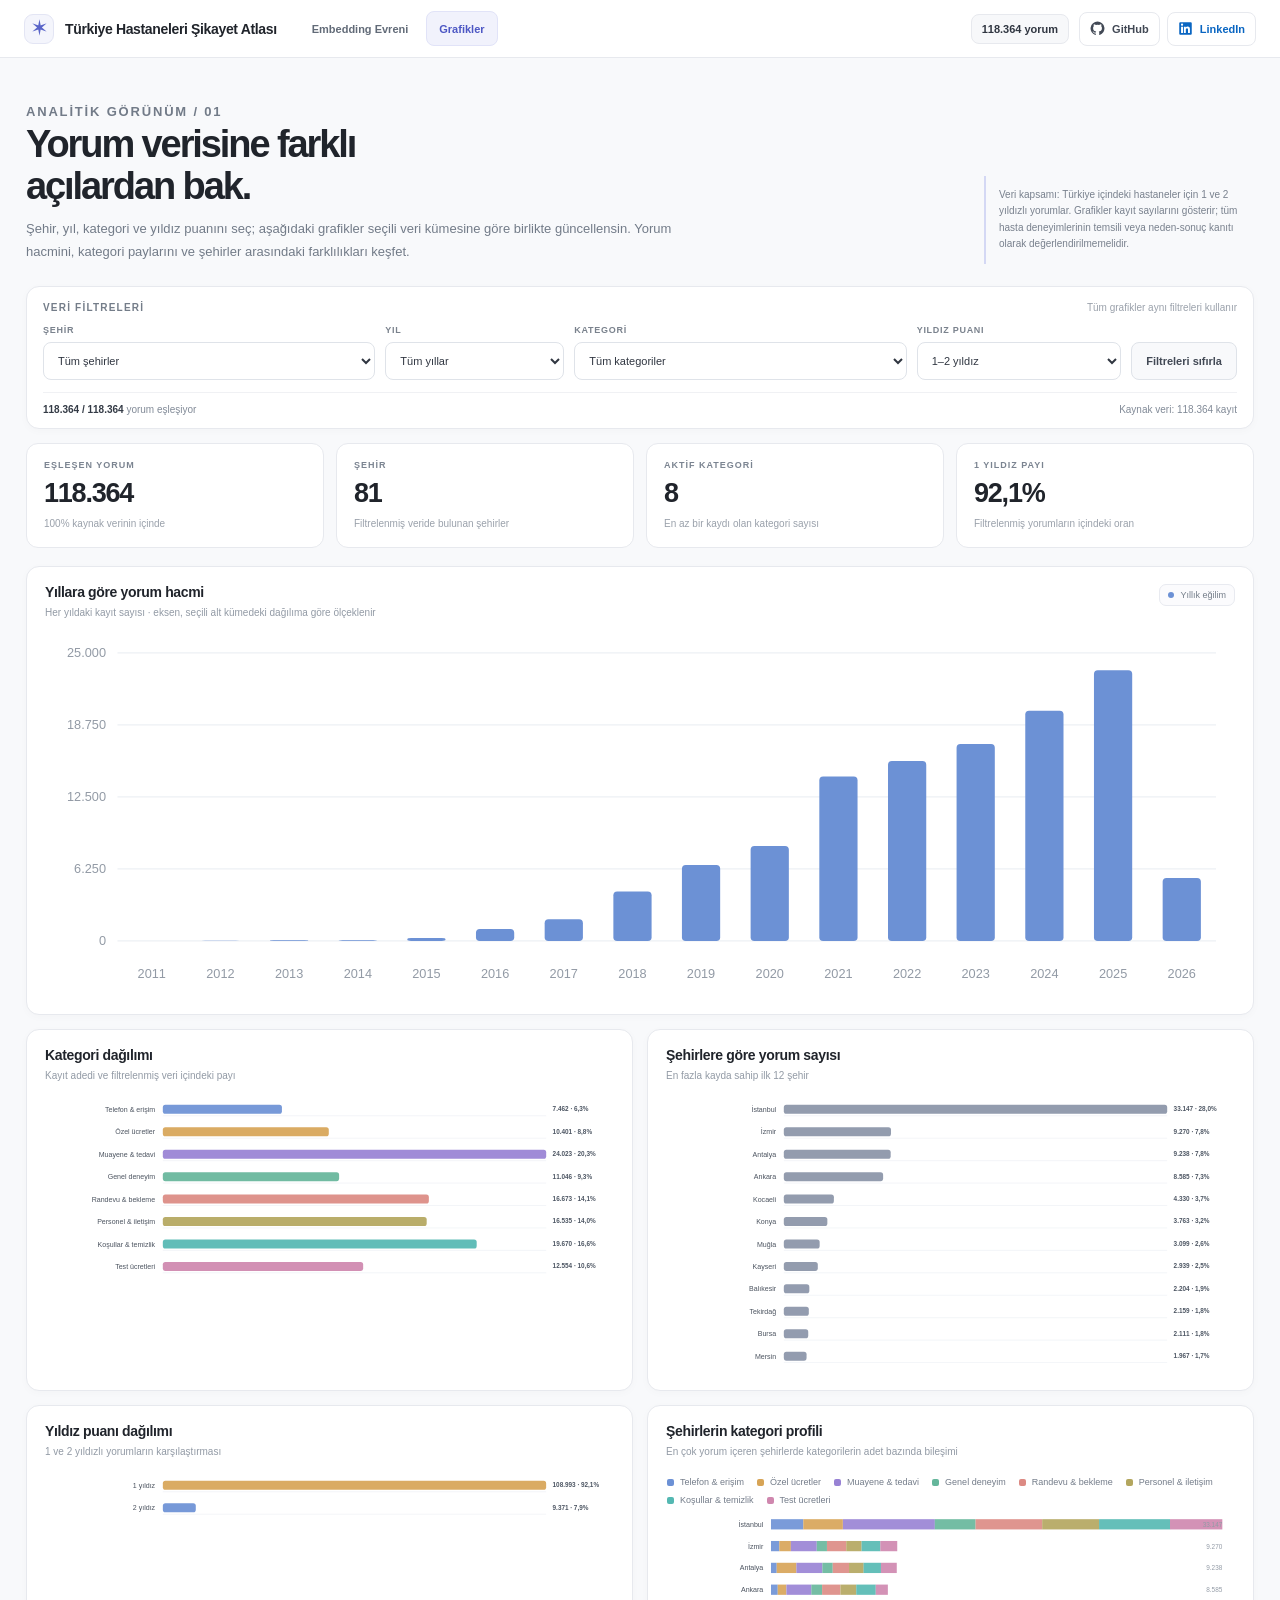
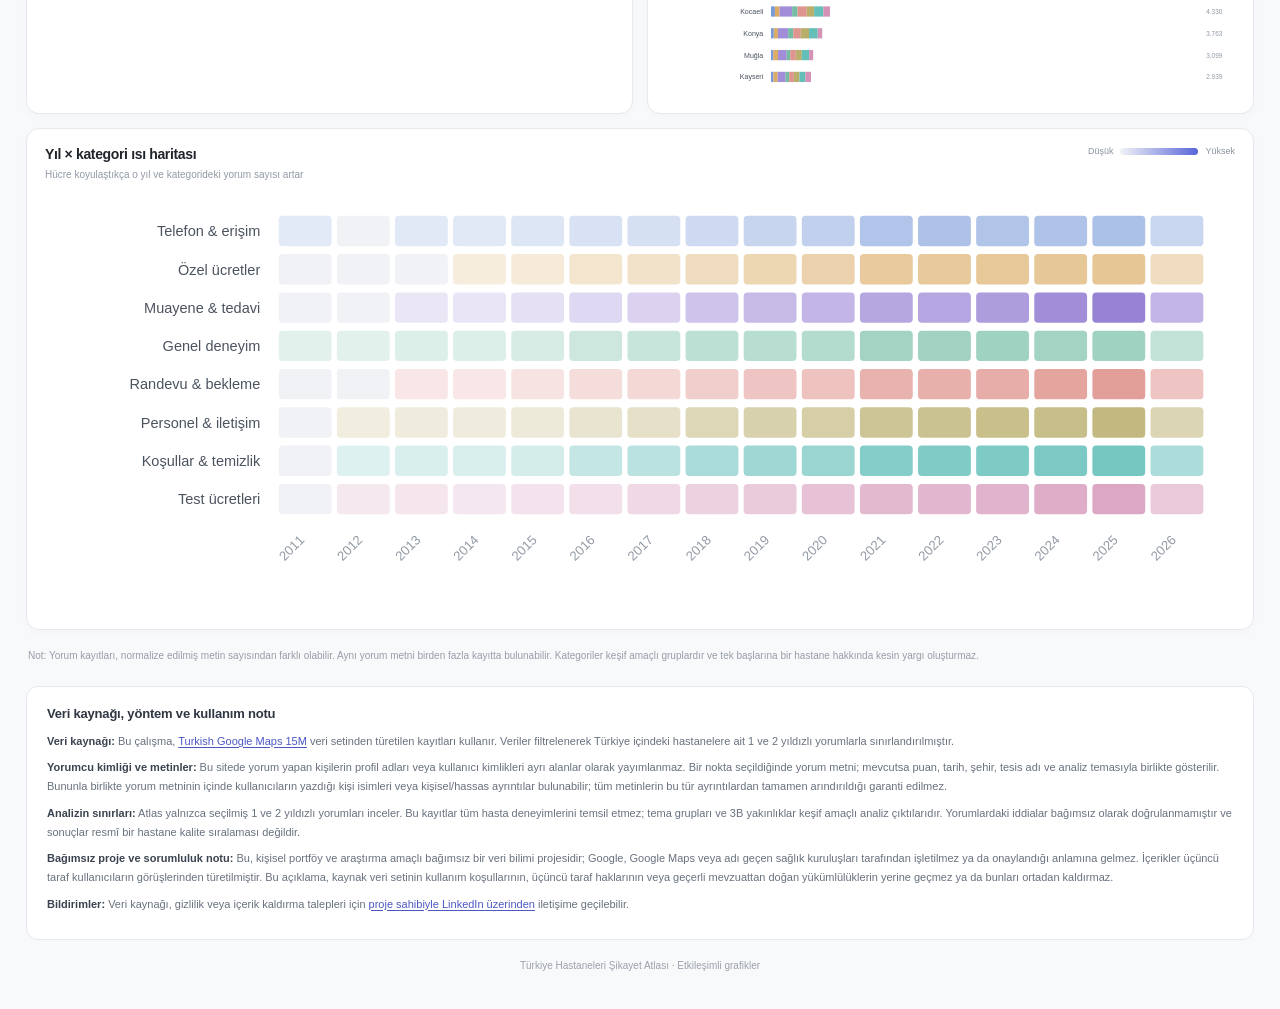
<file: grafikler.html>
<!doctype html>
<html lang="tr">
<head>
<meta charset="utf-8">
<meta name="viewport" content="width=device-width,initial-scale=1">
<meta name="theme-color" content="#ffffff">
<meta name="description" content="Hastane yorumlarını şehir, yıl, kategori ve puana göre inceleyen etkileşimli grafikler.">
<title>Grafikler | Türkiye Hastaneleri Şikayet Atlası</title>
<style>
:root{color-scheme:light;--ink:#20242b;--muted:#747d89;--line:#e7e9ee;--surface:#fff;--soft:#f8f9fb;--accent:#5865d8;--accent-soft:#f2f3fd}
*{box-sizing:border-box}
html,body{margin:0;min-height:100%;background:#f8f9fb;color:var(--ink);font-family:Inter,-apple-system,BlinkMacSystemFont,"Segoe UI",Arial,sans-serif;font-size:13px}
body{overflow-x:hidden}
.topbar{height:58px;display:flex;align-items:center;justify-content:space-between;gap:18px;padding:0 24px;border-bottom:1px solid var(--line);background:#fff}
.brand{display:flex;align-items:center;gap:11px;font-weight:750;font-size:14px;letter-spacing:-.025em;white-space:nowrap;text-decoration:none;color:var(--ink)}
.brand-mark{width:30px;height:30px;border-radius:9px;border:1px solid #e3e5f4;background:#f4f5fc;color:#5964c8;display:grid;place-items:center;font-size:17px}
.page-nav{display:flex;align-items:center;gap:5px;margin-right:auto;margin-left:12px}
.page-link{display:inline-flex;align-items:center;justify-content:center;min-height:35px;padding:0 12px;border:1px solid transparent;border-radius:8px;color:#626b78;text-decoration:none;font-size:11px;font-weight:650;white-space:nowrap}
.page-link:hover{background:#f8f9fb;color:#20242b}
.page-link.is-active{background:#f1f2fc;border-color:#e1e3f8;color:#4c57c4}
.topright{display:flex;align-items:center;gap:10px;color:var(--muted);font-size:11px}
.social-links{display:flex;align-items:center;gap:7px}
.social-link{display:inline-flex;align-items:center;justify-content:center;gap:7px;min-height:34px;padding:0 10px;border:1px solid var(--line);border-radius:8px;background:#fff;color:#424955;text-decoration:none;font-size:11px;font-weight:650;white-space:nowrap}
.social-link:hover{background:#f8f9fb;border-color:#cbd0da;color:#20242b}
.social-link svg{width:15px;height:15px;display:block;flex:none}
.social-link.linkedin{color:#0a66c2}
main{max-width:1540px;margin:auto;padding:28px 26px 38px}
.intro{display:flex;align-items:flex-end;justify-content:space-between;gap:28px;margin:4px 0 22px}
.eyebrow{margin:0 0 10px;font-size:10px;font-weight:800;letter-spacing:.14em;text-transform:uppercase;color:#737c8a}
h1{margin:0;font-size:clamp(27px,3vw,38px);line-height:1.1;letter-spacing:-.055em;font-weight:760}
.intro p{max-width:690px;margin:11px 0 0;color:#727b88;font-size:13px;line-height:1.75}
.data-note{max-width:270px;padding:11px 13px;border-left:2px solid #d4d8f4;color:#78808d;font-size:10px;line-height:1.65}
.filter-panel{background:#fff;border:1px solid var(--line);border-radius:13px;padding:15px 16px 13px;box-shadow:0 2px 8px #1b243306}
.filter-top{display:flex;align-items:center;justify-content:space-between;gap:12px;margin-bottom:12px}
.filter-title{font-size:10px;font-weight:800;text-transform:uppercase;letter-spacing:.12em;color:#747d89}
.filter-note{font-size:10px;color:#9aa1ab}
.filters{display:grid;grid-template-columns:minmax(180px,1.3fr) minmax(130px,.7fr) minmax(210px,1.3fr) minmax(160px,.8fr) auto;gap:10px;align-items:end}
.control{display:flex;flex-direction:column;gap:7px;min-width:0}
.control label{font-size:9px;letter-spacing:.08em;text-transform:uppercase;color:#7a828d;font-weight:800}
.control select{height:38px;min-width:0;width:100%;border:1px solid #dfe3e9;border-radius:8px;background:#fff;color:#303641;padding:0 10px;font:inherit;font-size:11px;outline:none}
.control select:focus,.reset-btn:focus-visible,.page-link:focus-visible,.social-link:focus-visible{border-color:#8e98de;outline:2px solid #6773d51c;outline-offset:2px}
.reset-btn{height:38px;border:1px solid #dfe3e9;border-radius:8px;background:#f8f9fb;color:#424955;padding:0 14px;font:inherit;font-size:11px;font-weight:700;cursor:pointer;white-space:nowrap}
.reset-btn:hover{background:#f0f2f6}
.filter-status{display:flex;align-items:center;justify-content:space-between;gap:10px;flex-wrap:wrap;margin-top:12px;padding-top:11px;border-top:1px solid #f0f1f4;font-size:10px;color:#818a97}
.filter-status strong{color:#333a45;font-variant-numeric:tabular-nums}
.stats{display:grid;grid-template-columns:repeat(4,minmax(0,1fr));gap:12px;margin:14px 0 18px}
.stat-card{padding:16px 17px;background:#fff;border:1px solid var(--line);border-radius:12px;min-width:0}
.stat-label{color:#7b8491;font-size:9px;font-weight:800;letter-spacing:.11em;text-transform:uppercase}
.stat-value{margin-top:9px;font-size:27px;font-weight:760;letter-spacing:-.045em;font-variant-numeric:tabular-nums;line-height:1.1}
.stat-sub{margin-top:7px;color:#9aa1ab;font-size:10px;line-height:1.5}
.chart-grid{display:grid;grid-template-columns:repeat(2,minmax(0,1fr));gap:14px;align-items:stretch}
.chart-card{min-width:0;background:#fff;border:1px solid var(--line);border-radius:13px;overflow:hidden;box-shadow:0 2px 8px #1b243306}
.chart-card.span-2{grid-column:1 / -1}
.chart-head{display:flex;align-items:flex-start;justify-content:space-between;gap:12px;padding:17px 18px 0}
.chart-head h2{margin:0;font-size:14px;letter-spacing:-.025em;font-weight:750}
.chart-head p{margin:5px 0 0;color:#929aa5;font-size:10px;line-height:1.5}
.chart-chip{display:inline-flex;align-items:center;gap:6px;flex:none;padding:5px 8px;border:1px solid #e8eaf0;border-radius:7px;background:#fbfbfd;color:#747d89;font-size:9px;white-space:nowrap}
.chart-chip i{width:6px;height:6px;border-radius:50%;background:#6c91d5}
.chart-body{padding:10px 14px 15px;min-width:0}
.chart-body svg{display:block;width:100%;height:auto;overflow:visible}
.chart-body.scroll-x{overflow-x:auto}
.chart-body.scroll-x svg{max-width:none}
.gridline{stroke:#edf0f4;stroke-width:1}
.axis-label{fill:#929aa5;font-size:10px}
.bar-label{fill:#4b535f;font-size:11px}
.value-label{fill:#4d5663;font-size:10px;font-weight:650}
.empty-message{padding:54px 18px;text-align:center;color:#9aa1ab;font-size:11px}
.mini-legend{display:flex;gap:8px 13px;flex-wrap:wrap;padding:8px 5px 2px}
.mini-legend span{display:inline-flex;align-items:center;gap:6px;font-size:9px;color:#737c89}
.mini-legend i{width:7px;height:7px;border-radius:2px;flex:none}
.heatmap-key{display:flex;align-items:center;gap:7px;font-size:9px;color:#8b939e}
.heatmap-gradient{width:78px;height:7px;border-radius:10px;background:linear-gradient(90deg,#f1f2f6,#5865d8)}
.disclaimer{margin:17px 2px 0;color:#969da7;font-size:10px;line-height:1.7}
.loading-card{margin-top:14px;padding:48px 20px;border:1px solid var(--line);border-radius:13px;background:#fff;text-align:center;color:#78818e}
.loading-ring{width:25px;height:25px;border:2px solid #e8eaf1;border-top-color:#6672d5;border-radius:50%;margin:0 auto 12px;animation:spin .8s linear infinite}
@keyframes spin{to{transform:rotate(360deg)}}
.error-card{padding:20px;border:1px solid #f0d8d8;border-radius:10px;background:#fff8f8;color:#9a4242;font-size:12px}
footer{padding:20px 0 0;color:#9aa1ab;font-size:10px;text-align:center}
@media(max-width:1050px){main{padding:24px 16px 32px}.filters{grid-template-columns:repeat(2,minmax(0,1fr))}.reset-btn{width:100%}.intro{align-items:flex-start}.data-note{max-width:235px}}
@media(max-width:760px){.topbar{height:auto;min-height:58px;flex-wrap:wrap;gap:8px;padding:10px 12px}.page-nav{order:3;width:100%;margin:0;justify-content:center}.topright{margin-left:auto}.intro{display:block}.data-note{max-width:none;margin-top:14px}.stats{grid-template-columns:repeat(2,minmax(0,1fr))}.chart-grid{grid-template-columns:minmax(0,1fr)}.chart-card.span-2{grid-column:auto}main{padding:18px 10px 28px}}
@media(max-width:480px){.brand{font-size:12px;gap:7px}.brand-mark{width:28px;height:28px}.topright{gap:5px}.social-links{gap:5px}.social-link{width:33px;height:33px;min-height:33px;padding:0}.social-link span{display:none}.page-link{padding:0 10px}.filters{grid-template-columns:minmax(0,1fr)}.stats{gap:8px}.stat-card{padding:13px}.stat-value{font-size:23px}.filter-note{display:none}.chart-head{padding:14px 13px 0}.chart-body{padding:8px 7px 12px}}
@media(prefers-reduced-motion:reduce){.loading-ring{animation:none}}
</style>
<link rel="icon" href="./favicon.svg" type="image/svg+xml">
<link rel="stylesheet" href="./site-nav.css">
</head>
<body>
<header class="topbar">
 <a class="brand" href="./index.html"><span class="brand-mark" aria-hidden="true">&#10038;</span><span>Türkiye Hastaneleri Şikayet Atlası</span></a>
 <nav class="page-nav" aria-label="Ana gezinme">
  <a class="page-link" href="./index.html">Embedding Evreni</a>
  <a class="page-link is-active" href="./grafikler.html" aria-current="page">Grafikler</a>
 </nav>
 <div class="topright">
  <span class="count-badge">119.427 yorum</span>
  <nav class="social-links" aria-label="Sosyal profiller">
   <a class="social-link" href="https://github.com/mo-tunn/" target="_blank" rel="noopener noreferrer" aria-label="GitHub profili (yeni sekmede açılır)"><svg viewBox="0 0 24 24" aria-hidden="true" fill="currentColor"><path d="M12 .9a11.1 11.1 0 0 0-3.51 21.63c.56.1.76-.24.76-.54v-2.08c-3.1.67-3.76-1.32-3.76-1.32-.5-1.29-1.24-1.63-1.24-1.63-1.02-.7.08-.69.08-.69 1.13.08 1.73 1.16 1.73 1.16 1 1.71 2.62 1.22 3.26.93.1-.73.4-1.22.71-1.5-2.48-.28-5.09-1.24-5.09-5.52 0-1.22.44-2.22 1.16-3-.12-.29-.5-1.42.11-2.95 0 0 .95-.3 3.05 1.15a10.6 10.6 0 0 1 5.55 0c2.1-1.45 3.05-1.15 3.05-1.15.61 1.53.23 2.66.11 2.95.72.78 1.16 1.78 1.16 3 0 4.29-2.62 5.24-5.11 5.51.4.35.76 1.03.76 2.08v3.06c0 .3.2.65.77.54A11.1 11.1 0 0 0 12 .9Z"/></svg><span>GitHub</span></a>
   <a class="social-link linkedin" href="https://www.linkedin.com/in/metehan-kizilcik/" target="_blank" rel="noopener noreferrer" aria-label="LinkedIn profili (yeni sekmede açılır)"><svg viewBox="0 0 24 24" aria-hidden="true" fill="currentColor"><path d="M20.45 2H3.55A1.55 1.55 0 0 0 2 3.55v16.9A1.55 1.55 0 0 0 3.55 22h16.9A1.55 1.55 0 0 0 22 20.45V3.55A1.55 1.55 0 0 0 20.45 2ZM8 19H4.9V9H8ZM6.45 7.63a1.8 1.8 0 1 1 .02-3.6 1.8 1.8 0 0 1-.02 3.6ZM19.1 19H16v-4.87c0-1.16-.02-2.65-1.62-2.65-1.62 0-1.87 1.26-1.87 2.57V19H9.4V9h2.98v1.37h.04a3.27 3.27 0 0 1 2.94-1.62c3.15 0 3.74 2.07 3.74 4.77Z"/></svg><span>LinkedIn</span></a>
  </nav>
 </div>
</header>

<main>
 <section class="intro">
  <div><p class="eyebrow">Analitik görünüm / 01</p><h1>Yorum verisine farklı<br> açılardan bak.</h1><p>Şehir, yıl, kategori ve yıldız puanını seç; aşağıdaki grafikler seçili veri kümesine göre birlikte güncellensin. Yorum hacmini, kategori paylarını ve şehirler arasındaki farklılıkları keşfet.</p></div>
  <div class="data-note">Veri kapsamı: Türkiye içindeki hastaneler için 1 ve 2 yıldızlı yorumlar. Grafikler kayıt sayılarını gösterir; tüm hasta deneyimlerinin temsili veya neden-sonuç kanıtı olarak değerlendirilmemelidir.</div>
 </section>

 <section class="filter-panel" aria-label="Grafik filtreleri">
  <div class="filter-top"><span class="filter-title">Veri filtreleri</span><span class="filter-note">Tüm grafikler aynı filtreleri kullanır</span></div>
  <div class="filters">
   <div class="control"><label for="citySelect">Şehir</label><select id="citySelect"><option value="-1">Tüm şehirler</option></select></div>
   <div class="control"><label for="yearSelect">Yıl</label><select id="yearSelect"><option value="-1">Tüm yıllar</option></select></div>
   <div class="control"><label for="topicSelect">Kategori</label><select id="topicSelect"><option value="-1">Tüm kategoriler</option></select></div>
   <div class="control"><label for="ratingSelect">Yıldız puanı</label><select id="ratingSelect"><option value="0">1–2 yıldız</option><option value="1">Yalnızca 1 yıldız</option><option value="2">Yalnızca 2 yıldız</option></select></div>
   <button class="reset-btn" id="resetFilters" type="button">Filtreleri sıfırla</button>
  </div>
  <div class="filter-status"><span id="filterSummary">Veri paketi yükleniyor…</span><span id="datasetSummary"></span></div>
 </section>

 <section class="stats" aria-label="Filtrelenmiş veri özeti">
  <article class="stat-card"><div class="stat-label">Eşleşen yorum</div><div class="stat-value" id="statReviews">—</div><div class="stat-sub" id="statReviewsSub">Seçili filtrelerdeki kayıtlar</div></article>
  <article class="stat-card"><div class="stat-label">Şehir</div><div class="stat-value" id="statCities">—</div><div class="stat-sub">Filtrelenmiş veride bulunan şehirler</div></article>
  <article class="stat-card"><div class="stat-label">Aktif kategori</div><div class="stat-value" id="statTopics">—</div><div class="stat-sub">En az bir kaydı olan kategori sayısı</div></article>
  <article class="stat-card"><div class="stat-label">1 yıldız payı</div><div class="stat-value" id="statOneStar">—</div><div class="stat-sub">Filtrelenmiş yorumların içindeki oran</div></article>
 </section>

 <section class="chart-grid" id="chartGrid" aria-label="Etkileşimli grafikler">
  <article class="chart-card span-2"><div class="chart-head"><div><h2>Yıllara göre yorum hacmi</h2><p>Her yıldaki kayıt sayısı · eksen, seçili alt kümedeki dağılıma göre ölçeklenir</p></div><span class="chart-chip"><i></i>Yıllık eğilim</span></div><div class="chart-body" id="yearChart"><div class="empty-message">Grafik hazırlanıyor…</div></div></article>
  <article class="chart-card"><div class="chart-head"><div><h2>Kategori dağılımı</h2><p>Kayıt adedi ve filtrelenmiş veri içindeki payı</p></div></div><div class="chart-body" id="topicChart"><div class="empty-message">Grafik hazırlanıyor…</div></div></article>
  <article class="chart-card"><div class="chart-head"><div><h2>Şehirlere göre yorum sayısı</h2><p>En fazla kayda sahip ilk 12 şehir</p></div></div><div class="chart-body" id="cityChart"><div class="empty-message">Grafik hazırlanıyor…</div></div></article>
  <article class="chart-card"><div class="chart-head"><div><h2>Yıldız puanı dağılımı</h2><p>1 ve 2 yıldızlı yorumların karşılaştırması</p></div></div><div class="chart-body" id="ratingChart"><div class="empty-message">Grafik hazırlanıyor…</div></div></article>
  <article class="chart-card"><div class="chart-head"><div><h2>Şehirlerin kategori profili</h2><p>En çok yorum içeren şehirlerde kategorilerin adet bazında bileşimi</p></div></div><div class="chart-body" id="cityTopicChart"><div class="empty-message">Grafik hazırlanıyor…</div></div></article>
  <article class="chart-card span-2"><div class="chart-head"><div><h2>Yıl × kategori ısı haritası</h2><p>Hücre koyulaştıkça o yıl ve kategorideki yorum sayısı artar</p></div><div class="heatmap-key"><span>Düşük</span><span class="heatmap-gradient" aria-hidden="true"></span><span>Yüksek</span></div></div><div class="chart-body scroll-x" id="heatmapChart"><div class="empty-message">Grafik hazırlanıyor…</div></div></article>
 </section>
 <p class="disclaimer">Not: Yorum kayıtları, normalize edilmiş metin sayısından farklı olabilir. Aynı yorum metni birden fazla kayıtta bulunabilir. Kategoriler keşif amaçlı gruplardır ve tek başlarına bir hastane hakkında kesin yargı oluşturmaz.</p>

<section class="source-disclosure" aria-labelledby="sourceDisclosureTitle">
  <h2 id="sourceDisclosureTitle">Veri kaynağı, yöntem ve kullanım notu</h2>
  <p><strong>Veri kaynağı:</strong> Bu çalışma, <a href="https://huggingface.co/datasets/opdullah/turkish-google-maps-15M" target="_blank" rel="noopener noreferrer">Turkish Google Maps 15M</a> veri setinden türetilen kayıtları kullanır. Veriler filtrelenerek Türkiye içindeki hastanelere ait 1 ve 2 yıldızlı yorumlarla sınırlandırılmıştır.</p>
  <p><strong>Yorumcu kimliği ve metinler:</strong> Bu sitede yorum yapan kişilerin profil adları veya kullanıcı kimlikleri ayrı alanlar olarak yayımlanmaz. Bir nokta seçildiğinde yorum metni; mevcutsa puan, tarih, şehir, tesis adı ve analiz temasıyla birlikte gösterilir. Bununla birlikte yorum metninin içinde kullanıcıların yazdığı kişi isimleri veya kişisel/hassas ayrıntılar bulunabilir; tüm metinlerin bu tür ayrıntılardan tamamen arındırıldığı garanti edilmez.</p>
  <p><strong>Analizin sınırları:</strong> Atlas yalnızca seçilmiş 1 ve 2 yıldızlı yorumları inceler. Bu kayıtlar tüm hasta deneyimlerini temsil etmez; tema grupları ve 3B yakınlıklar keşif amaçlı analiz çıktılarıdır. Yorumlardaki iddialar bağımsız olarak doğrulanmamıştır ve sonuçlar resmî bir hastane kalite sıralaması değildir.</p>
  <p><strong>Bağımsız proje ve sorumluluk notu:</strong> Bu, kişisel portföy ve araştırma amaçlı bağımsız bir veri bilimi projesidir; Google, Google Maps veya adı geçen sağlık kuruluşları tarafından işletilmez ya da onaylandığı anlamına gelmez. İçerikler üçüncü taraf kullanıcıların görüşlerinden türetilmiştir. Bu açıklama, kaynak veri setinin kullanım koşullarının, üçüncü taraf haklarının veya geçerli mevzuattan doğan yükümlülüklerin yerine geçmez ya da bunları ortadan kaldırmaz.</p>
  <p><strong>Bildirimler:</strong> Veri kaynağı, gizlilik veya içerik kaldırma talepleri için <a href="https://www.linkedin.com/in/metehan-kizilcik/" target="_blank" rel="noopener noreferrer">proje sahibiyle LinkedIn üzerinden</a> iletişime geçilebilir.</p>
</section>
 <footer>Türkiye Hastaneleri Şikayet Atlası · Etkileşimli grafikler</footer>
</main>

<script>
(() => {
'use strict';
const $ = id => document.getElementById(id);
const COLORS=['#6c91d5','#d7a456','#9882d4','#65b69b','#dc8a83','#b3a65e','#54b8b2','#cf87ae'];
const fmt=n=>Number(n||0).toLocaleString('tr-TR');
const pct=n=>Number(n||0).toLocaleString('tr-TR',{minimumFractionDigits:1,maximumFractionDigits:1})+'%';
const esc=s=>String(s??'').replace(/[&<>"']/g,c=>({'&':'&amp;','<':'&lt;','>':'&gt;','"':'&quot;',"'":'&#39;'}[c]));
const shorten=(s,n=24)=>String(s??'').length>n?String(s).slice(0,n-1)+'…':String(s??'');
const dayYear=d=>new Date(Date.UTC(2000,0,1)+Number(d)*86400000).getUTCFullYear();
const NS='http://www.w3.org/2000/svg';
let data=null,points=[],cities=[],topics=[],reviewYears=new Int16Array(0),allYears=[],cityById=new Map(),topicById=new Map(),renderSequence=0;

function addOption(select,value,label){const option=document.createElement('option');option.value=String(value);option.textContent=label;select.appendChild(option)}
function populateFilters(){
 const city=$('citySelect'),year=$('yearSelect'),topic=$('topicSelect');
 city.innerHTML='';addOption(city,-1,'Tüm şehirler');
 cities.slice().sort((a,b)=>String(a.name).localeCompare(String(b.name),'tr')).forEach(c=>addOption(city,c.id,c.name+' · '+fmt(c.count)));
 year.innerHTML='';addOption(year,-1,'Tüm yıllar');
 const counts=new Map();for(const y of reviewYears)counts.set(y,(counts.get(y)||0)+1);
 allYears=Array.from(counts.keys()).filter(y=>y>0).sort((a,b)=>a-b);
 allYears.slice().sort((a,b)=>b-a).forEach(y=>addOption(year,y,y+' · '+fmt(counts.get(y))));
 topic.innerHTML='';addOption(topic,-1,'Tüm kategoriler');
 topics.slice().sort((a,b)=>Number(a.id)-Number(b.id)).forEach(t=>addOption(topic,t.id,t.label||t.short||('Kategori '+t.id)));
}
function currentFilters(){return{city:Number($('citySelect').value),year:Number($('yearSelect').value),topic:Number($('topicSelect').value),rating:Number($('ratingSelect').value)}}
function filteredStats(){
 const f=currentFilters(),s={ids:[],years:new Map(),topics:new Map(),cities:new Map(),ratings:new Map(),cityTopics:new Map(),yearTopics:new Map(),citySet:new Set()};
 for(let i=0;i<points.length;i++){
  const p=points[i],city=Number(p[4]),topic=Number(p[3]),rating=Number(p[5]),year=reviewYears[i];
  if(f.city>=0&&city!==f.city)continue;
  if(f.year>=0&&year!==f.year)continue;
  if(f.topic>=0&&topic!==f.topic)continue;
  if(f.rating>0&&rating!==f.rating)continue;
  s.ids.push(i);s.years.set(year,(s.years.get(year)||0)+1);s.topics.set(topic,(s.topics.get(topic)||0)+1);
  s.cities.set(city,(s.cities.get(city)||0)+1);s.ratings.set(rating,(s.ratings.get(rating)||0)+1);
  if(city>=0)s.citySet.add(city);
  if(!s.cityTopics.has(city))s.cityTopics.set(city,new Map());
  const ct=s.cityTopics.get(city);ct.set(topic,(ct.get(topic)||0)+1);
  const ky=year+'|'+topic;s.yearTopics.set(ky,(s.yearTopics.get(ky)||0)+1);
 }
 return s;
}
function svgStart(w,h,label){return '<svg xmlns="'+NS+'" viewBox="0 0 '+w+' '+h+'" role="img" aria-label="'+esc(label)+'" focusable="false">'}
function emptySvg(msg){return '<div class="empty-message">'+esc(msg)+'</div>'}
function renderYearChart(s){
 const years=Array.from(s.years.keys()).filter(y=>y>0).sort((a,b)=>a-b);
 if(!years.length)return emptySvg('Bu filtrelerle eşleşen yıllık kayıt bulunamadı.');
 const w=940,h=290,m={l:60,r:18,t:18,b:46},pw=w-m.l-m.r,ph=h-m.t-m.b,max=Math.max(1,...years.map(y=>s.years.get(y))),nice=Math.pow(10,Math.floor(Math.log10(max))),step=Math.max(1,Math.ceil(max/(nice*4))*nice/4),top=Math.ceil(max/step)*step;
 let out=svgStart(w,h,'Yıllara göre yorum sayısı');
 for(let k=0;k<=4;k++){const value=top*k/4,y=m.t+ph-(value/top)*ph;out+='<line class="gridline" x1="'+m.l+'" y1="'+y+'" x2="'+(w-m.r)+'" y2="'+y+'"/><text class="axis-label" x="'+(m.l-9)+'" y="'+(y+3)+'" text-anchor="end">'+fmt(Math.round(value))+'</text>'}
 const band=pw/years.length,bw=Math.max(3,Math.min(30,band*.62));
 years.forEach((year,i)=>{const val=s.years.get(year),bh=val/top*ph,x=m.l+i*band+(band-bw)/2,y=m.t+ph-bh;out+='<rect x="'+x.toFixed(1)+'" y="'+y.toFixed(1)+'" width="'+bw.toFixed(1)+'" height="'+Math.max(0,bh).toFixed(1)+'" rx="3" fill="#6c91d5"><title>'+year+': '+fmt(val)+' yorum</title></rect><text class="axis-label" x="'+(m.l+i*band+band/2).toFixed(1)+'" y="'+(h-17)+'" text-anchor="middle">'+year+'</text>'});
 out+='</svg>';$('yearChart').innerHTML=out;
}
function renderHorizontal(target,items,total,colorFn,emptyText){
 if(!items.length){$(target).innerHTML=emptySvg(emptyText||'Bu filtrelerle eşleşen kayıt bulunamadı.');return}
 const w=900,row=35,m={l:190,r:112,t:8,b:12},h=m.t+m.b+row*items.length,pw=w-m.l-m.r,max=Math.max(1,...items.map(x=>x.count));
 let out=svgStart(w,h,'Yatay kategori ve şehir karşılaştırması');
 items.forEach((item,i)=>{const y=m.t+i*row+row/2,len=item.count/max*pw,share=total?item.count/total*100:0,col=colorFn(item,i);out+='<text class="bar-label" x="'+(m.l-12)+'" y="'+(y+4)+'" text-anchor="end">'+esc(shorten(item.label,27))+'</text><line class="gridline" x1="'+m.l+'" y1="'+(y+10)+'" x2="'+(w-m.r)+'" y2="'+(y+10)+'"/><rect x="'+m.l+'" y="'+(y-7)+'" width="'+Math.max(0,len).toFixed(1)+'" height="14" rx="4" fill="'+col+'" opacity="'+(item.count?'.92':'.15')+'"><title>'+esc(item.label)+': '+fmt(item.count)+' yorum</title></rect><text class="value-label" x="'+(w-m.r+10)+'" y="'+(y+3)+'">'+fmt(item.count)+' · '+pct(share)+'</text>'});
 out+='</svg>';$ (target).innerHTML=out;
}
function renderTopicChart(s){
 const items=topics.slice().sort((a,b)=>Number(a.id)-Number(b.id)).map((t,i)=>({id:Number(t.id),label:t.short||t.label||'Kategori '+t.id,count:s.topics.get(Number(t.id))||0}));
 renderHorizontal('topicChart',items,s.ids.length,(item)=>COLORS[(item.id>=0?item.id:0)%COLORS.length],'Bu filtrelerle eşleşen kategori bulunamadı.');
}
function renderCityChart(s){
 const items=Array.from(s.cities.entries()).map(([id,count])=>({id,label:id<0?'Şehir bilinmiyor':(cityById.get(Number(id))||'Şehir '+id),count})).sort((a,b)=>b.count-a.count).slice(0,12);
 renderHorizontal('cityChart',items,s.ids.length,(item)=>'#8a94a8','Bu filtrelerle eşleşen şehir bulunamadı.');
}
function renderRatingChart(s){
 const items=[{label:'1 yıldız',count:s.ratings.get(1)||0,color:'#d7a456'},{label:'2 yıldız',count:s.ratings.get(2)||0,color:'#6c91d5'}];
 renderHorizontal('ratingChart',items,s.ids.length,(item)=>item.color,'Puan verisi bulunamadı.');
}
function renderCityTopicChart(s){
 const citiesTop=Array.from(s.cities.entries()).map(([id,count])=>({id,label:id<0?'Şehir bilinmiyor':(cityById.get(Number(id))||'Şehir '+id),count,topics:s.cityTopics.get(id)||new Map()})).sort((a,b)=>b.count-a.count).slice(0,8);
 if(!citiesTop.length||!s.ids.length){$('cityTopicChart').innerHTML=emptySvg('Bu filtrelerle karşılaştırılacak şehir verisi bulunamadı.');return}
 const legend=topics.slice().sort((a,b)=>Number(a.id)-Number(b.id)).map(t=>'<span><i style="background:'+COLORS[(Number(t.id)>=0?Number(t.id):0)%COLORS.length]+'"></i>'+esc(t.short||t.label||'Kategori '+t.id)+'</span>').join('');
 const w=900,row=34,m={l:170,r:26,t:10,b:16},h=m.t+m.b+row*citiesTop.length,pw=w-m.l-m.r,max=Math.max(1,...citiesTop.map(c=>c.count));
 let out=svgStart(w,h,'Şehirlerin kategori bileşimi');
 citiesTop.forEach((c,i)=>{const cy=m.t+i*row+row/2;out+='<text class="bar-label" x="'+(m.l-12)+'" y="'+(cy+4)+'" text-anchor="end">'+esc(shorten(c.label,23))+'</text>';let x=m.l;for(const t of topics){const id=Number(t.id),n=c.topics.get(id)||0,bw=n/max*pw;out+='<rect x="'+x.toFixed(1)+'" y="'+(cy-8)+'" width="'+Math.max(0,bw).toFixed(1)+'" height="16" fill="'+COLORS[(id>=0?id:0)%COLORS.length]+'" opacity="'+(n?'.9':'0')+'"><title>'+esc(c.label)+' · '+esc(t.short||t.label)+': '+fmt(n)+' yorum</title></rect>';x+=bw}out+='<text class="axis-label" x="'+(w-m.r)+'" y="'+(cy+4)+'" text-anchor="end">'+fmt(c.count)+'</text>'});
 out+='</svg>';$('cityTopicChart').innerHTML='<div class="mini-legend">'+legend+'</div>'+out;
}
function mixWithWhite(hex,ratio){const n=parseInt(hex.slice(1),16),r=(n>>16)&255,g=(n>>8)&255,b=n&255,t=Math.max(0,Math.min(1,ratio));return 'rgb('+Math.round(255+(r-255)*t)+','+Math.round(255+(g-255)*t)+','+Math.round(255+(b-255)*t)+')'}
function renderHeatmap(s){
 const years=allYears,ts=topics.slice().sort((a,b)=>Number(a.id)-Number(b.id));
 if(!years.length||!ts.length){$('heatmapChart').innerHTML=emptySvg('Isı haritası için yıl veya kategori bulunamadı.');return}
 const left=178,cellW=Math.max(29,Math.min(44,800/Math.max(1,years.length))),cellH=29,top=15,bottom=72,w=left+years.length*cellW+25,h=top+ts.length*cellH+bottom;
 let max=1;for(const t of ts)for(const y of years)max=Math.max(max,s.yearTopics.get(y+'|'+Number(t.id))||0);
 let out=svgStart(w,h,'Yıl ve kategori bazında yorum sayısı');
 ts.forEach((t,ri)=>{const y=top+ri*cellH;out+='<text class="bar-label" x="'+(left-12)+'" y="'+(y+cellH/2+4)+'" text-anchor="end">'+esc(shorten(t.short||t.label,24))+'</text>';years.forEach((year,ci)=>{const n=s.yearTopics.get(year+'|'+Number(t.id))||0;const x=left+ci*cellW+2,cy=y+3,alpha=n?0.18+0.82*Math.sqrt(n/max):0;out+='<rect x="'+x.toFixed(1)+'" y="'+cy+'" width="'+Math.max(3,cellW-4).toFixed(1)+'" height="'+(cellH-6)+'" rx="3" fill="'+(n?mixWithWhite(COLORS[(Number(t.id)>=0?Number(t.id):0)%COLORS.length],alpha):'#f1f2f6')+'"><title>'+year+' · '+esc(t.short||t.label)+': '+fmt(n)+' yorum</title></rect>'})});
 years.forEach((year,i)=>{const x=left+i*cellW+cellW/2;out+='<text class="axis-label" transform="translate('+x.toFixed(1)+','+(top+ts.length*cellH+17)+') rotate(-45)" text-anchor="end">'+year+'</text>'});
 out+='</svg>';$('heatmapChart').innerHTML=out;
}
function updateDashboard(){
 if(!data)return;
 const seq=++renderSequence,s=filteredStats(),n=s.ids.length,one=s.ratings.get(1)||0;
 $('filterSummary').innerHTML='<strong>'+fmt(n)+' / '+fmt(points.length)+'</strong> yorum eşleşiyor';
 $('datasetSummary').textContent='Kaynak veri: '+fmt(points.length)+' kayıt';
 $('statReviews').textContent=fmt(n);$('statReviewsSub').textContent=(points.length?n/points.length*100:0).toLocaleString('tr-TR',{maximumFractionDigits:1})+'% kaynak verinin içinde';
 $('statCities').textContent=fmt(s.citySet.size);$('statTopics').textContent=fmt(Array.from(s.topics.values()).filter(v=>v>0).length);$('statOneStar').textContent=pct(n?one/n*100:0);
 if(!n){['yearChart','topicChart','cityChart','ratingChart','cityTopicChart','heatmapChart'].forEach(id=>$(id).innerHTML=emptySvg('Bu filtrelerle eşleşen yorum bulunamadı.'));return}
 renderYearChart(s);renderTopicChart(s);renderCityChart(s);renderRatingChart(s);renderCityTopicChart(s);renderHeatmap(s);
 if(seq!==renderSequence)return;
}
async function loadData(){
 try{
  $('filterSummary').textContent='Veri paketi yükleniyor…';
  const response=await fetch('./review-universe.json.gz',{cache:'no-store'});
  if(!response.ok)throw new Error('Veri paketi yüklenemedi (HTTP '+response.status+').');
  if(!('DecompressionStream'in window))throw new Error('Tarayıcı sıkıştırılmış veri dosyasını açamıyor.');
  const stream=response.body.pipeThrough(new DecompressionStream('gzip'));
  data=JSON.parse(await new Response(stream).text());
  if(!Array.isArray(data.points)||!Array.isArray(data.cities)||!Array.isArray(data.topics))throw new Error('Veri paketi beklenen alanları içermiyor.');
  const cityCharMap={};cityCharMap[String.fromCharCode(305)]='i';cityCharMap[String.fromCharCode(252)]='u';cityCharMap[String.fromCharCode(351)]='s';cityCharMap[String.fromCharCode(246)]='o';cityCharMap[String.fromCharCode(231)]='c';cityCharMap[String.fromCharCode(287)]='g';const normalizeCity=s=>Array.from(String(s||'').toLocaleLowerCase('tr-TR')).map(c=>cityCharMap[c]||c).join('');const excludedCityIds=new Set(data.cities.filter(c=>normalizeCity(c.name).includes('turkiye disi')).map(c=>Number(c.id)));cities=data.cities.filter(c=>!excludedCityIds.has(Number(c.id)));topics=data.topics;points=data.points.filter(p=>!excludedCityIds.has(Number(p[4])));reviewYears=new Int16Array(points.length);document.querySelectorAll('.count-badge').forEach(el=>el.textContent=fmt(points.length)+' yorum');
  cities.forEach(c=>cityById.set(Number(c.id),c.name));topics.forEach(t=>topicById.set(Number(t.id),t));
  for(let i=0;i<points.length;i++)reviewYears[i]=dayYear(points[i][6]);
  populateFilters();
  ['citySelect','yearSelect','topicSelect','ratingSelect'].forEach(id=>$(id).addEventListener('change',updateDashboard));
  $('resetFilters').addEventListener('click',()=>{$('citySelect').value='-1';$('yearSelect').value='-1';$('topicSelect').value='-1';$('ratingSelect').value='0';updateDashboard()});
  updateDashboard();
 }catch(error){
  $('filterSummary').textContent='Veri yüklenemedi';
  $('chartGrid').innerHTML='<div class="error-card span-2">Grafikler hazırlanamadı: '+esc(error.message||error)+' Sayfayı yenileyerek tekrar deneyebilirsin.</div>';
 }
}
loadData();
})();
</script>
</body>
</html>
</file>
<file: site-nav.css>
/* Shared site-wide header and navigation, used on both pages. */
.topbar{height:58px;min-height:58px;display:flex;align-items:center;justify-content:flex-start;gap:0;padding:0 24px;border-bottom:1px solid var(--line);background:#fff}
.brand{display:flex;align-items:center;gap:11px;flex:none;font-weight:750;font-size:14px;letter-spacing:-.025em;white-space:nowrap;text-decoration:none;color:var(--ink)}
.brand-mark{width:30px;height:30px;border-radius:9px;border:1px solid #e3e5f4;background:#f4f5fc;color:#5964c8;display:grid;place-items:center;font-size:17px;flex:none}
.page-nav{display:flex;align-items:center;gap:5px;margin:0 0 0 22px;flex:none}
.page-link{display:inline-flex;align-items:center;justify-content:center;min-height:35px;padding:0 12px;border:1px solid transparent;border-radius:8px;color:#626b78;text-decoration:none;font-size:11px;font-weight:650;white-space:nowrap;transition:background .14s,border-color .14s,color .14s}
.page-link:hover{background:#f8f9fb;color:#20242b}
.page-link.is-active{background:#f1f2fc;border-color:#e1e3f8;color:#4c57c4}
.page-link:focus-visible,.social-link:focus-visible{outline:2px solid #7b86dd;outline-offset:2px}
.topright{display:flex;align-items:center;gap:10px;flex:none;margin-left:auto;color:var(--muted);font-size:11px}
.context{display:none}
.count-badge{background:#f7f8fa;border:1px solid var(--line);border-radius:8px;padding:8px 10px;font-variant-numeric:tabular-nums;color:#303641;font-weight:700;white-space:nowrap}
.social-links{display:flex;align-items:center;gap:7px}
.social-link{display:inline-flex;align-items:center;justify-content:center;gap:7px;min-height:34px;padding:0 10px;border:1px solid var(--line);border-radius:8px;background:#fff;color:#424955;text-decoration:none;font-size:11px;font-weight:650;white-space:nowrap;transition:background .14s,border-color .14s,color .14s}
.social-link:hover{background:#f8f9fb;border-color:#cbd0da;color:#20242b}
.social-link svg{width:15px;height:15px;display:block;flex:none}
.social-link.linkedin{color:#0a66c2}
.social-link.linkedin:hover{background:#f2f8fd;border-color:#bdd8f0;color:#084f95}
@media(max-width:900px){.topbar{height:auto;min-height:58px;flex-wrap:wrap;gap:8px;padding:10px 16px}.page-nav{order:3;width:100%;justify-content:center;margin:0}.topright{margin-left:auto}}
@media(max-width:480px){.topbar{padding:10px;gap:8px}.brand{font-size:12px;gap:7px}.brand-mark{width:28px;height:28px}.topright{gap:5px}.topright .count-badge{display:none}.social-links{gap:5px}.social-link{width:34px;min-height:34px;height:34px;padding:0}.social-link span{display:none}.page-link{padding:0 10px}}
@media(prefers-reduced-motion:reduce){.page-link,.social-link{transition:none}}


/* Shared source, methodology and privacy note. */
.source-disclosure{margin:22px auto 0;padding:18px 20px;border:1px solid #e7e9ee;border-radius:12px;background:#fff;color:#68717e;font-size:11px;line-height:1.75}
.source-disclosure h2{margin:0 0 9px;color:#303743;font-size:13px;line-height:1.4;font-weight:750;letter-spacing:-.015em}
.source-disclosure p{margin:7px 0}
.source-disclosure strong{color:#3b4350;font-weight:750}
.source-disclosure a{color:#4c57c4;text-decoration:underline;text-underline-offset:2px}
.source-disclosure a:hover{color:#313da7}
@media(max-width:600px){.source-disclosure{margin-top:16px;padding:14px;font-size:11px}.source-disclosure h2{font-size:12px}}
</file>
